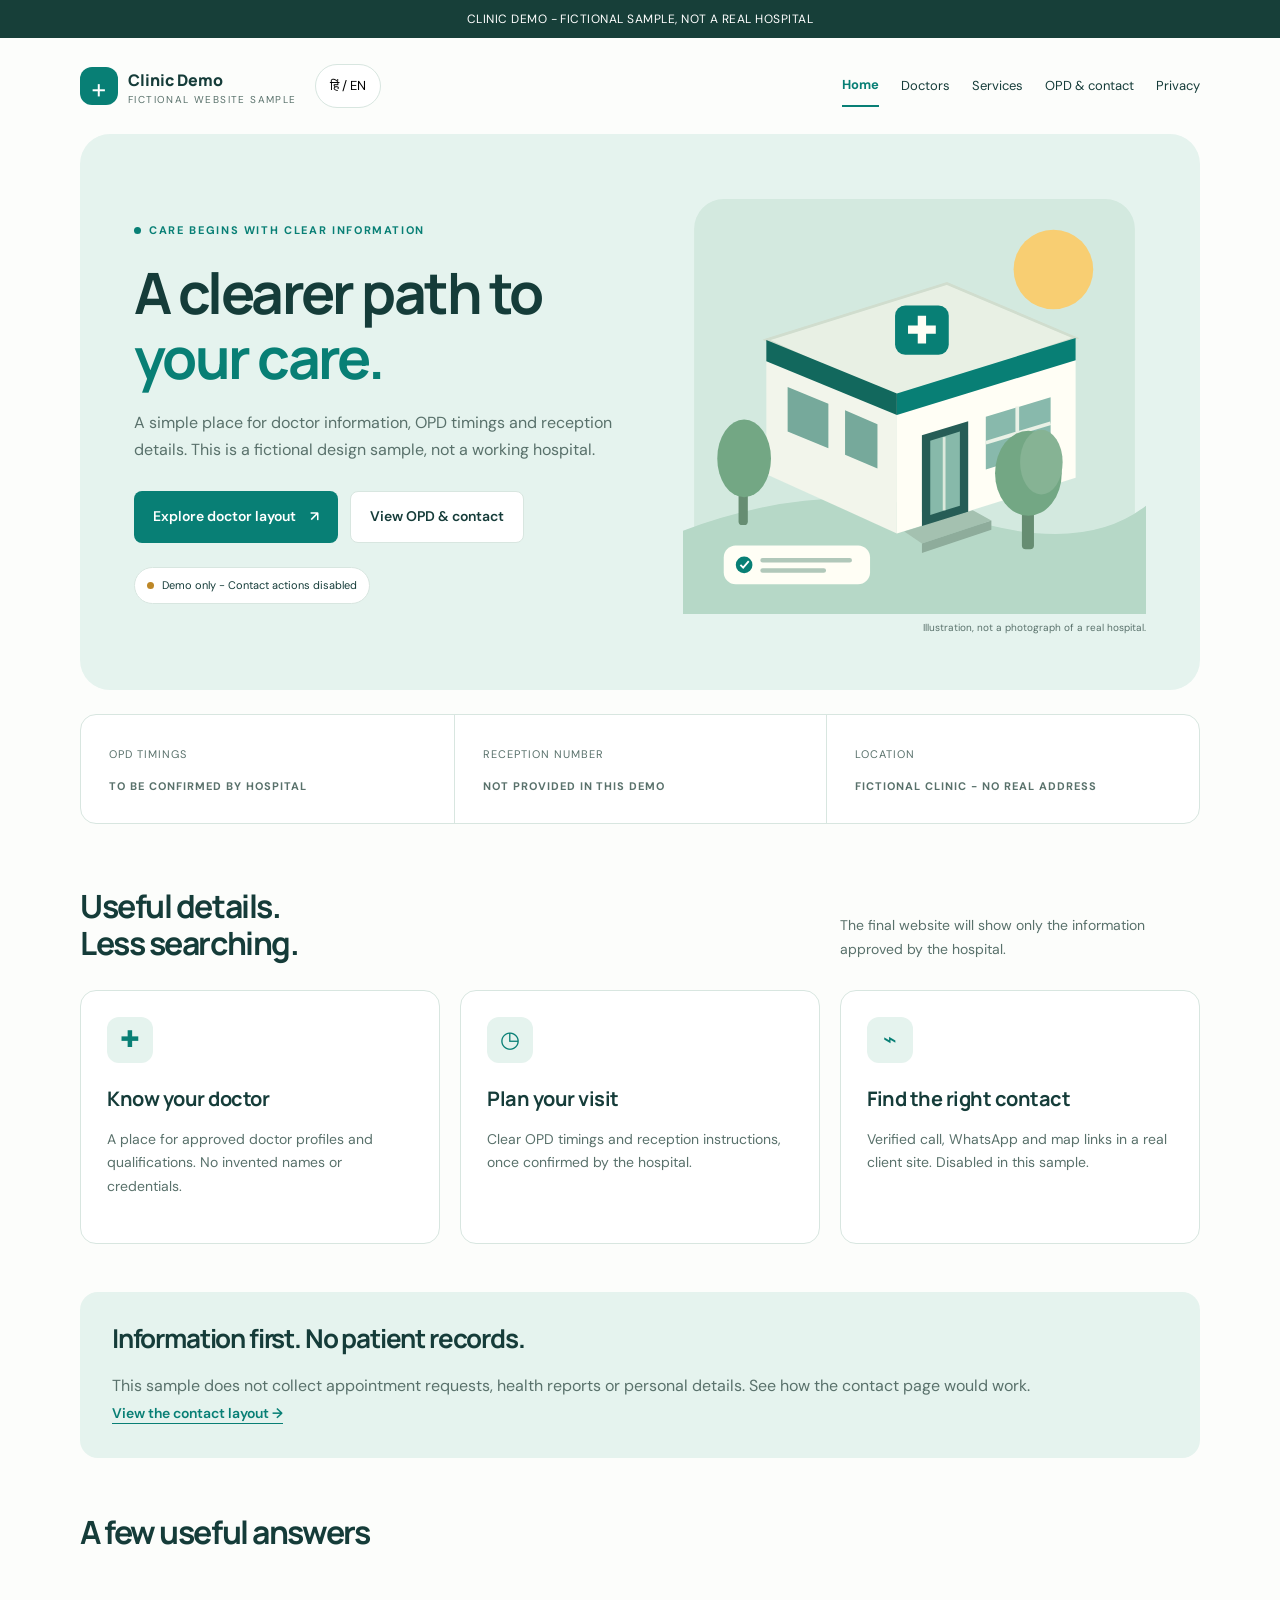
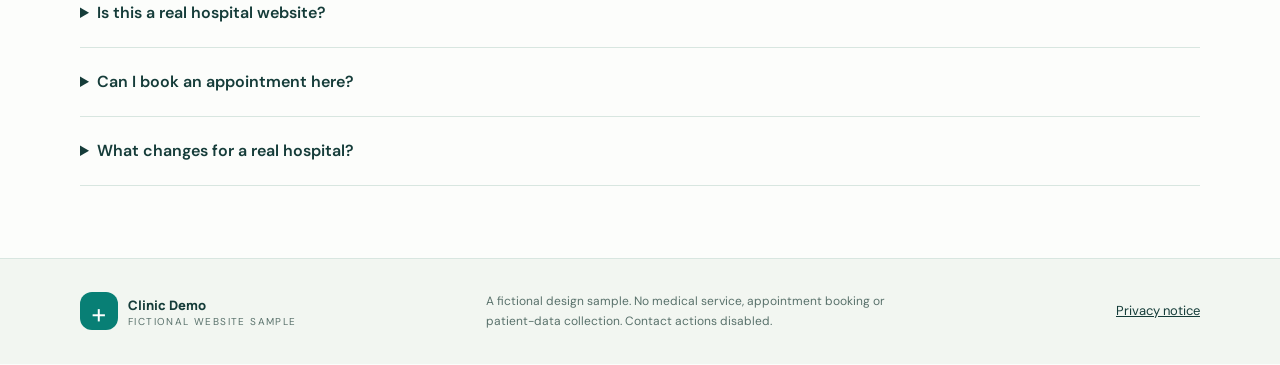
<file: index.html>
<!doctype html><html lang="en"><head><meta charset="utf-8"><meta name="viewport" content="width=device-width,initial-scale=1"><meta name="robots" content="noindex,nofollow"><meta name="description" content="Clinic Demo is a fictional hospital website design sample. Not a real hospital. No appointment booking or patient-data collection."><title>Home | Clinic Demo - Fictional sample</title><link rel="icon" href="data:image/svg+xml,%3Csvg xmlns='http://www.w3.org/2000/svg' viewBox='0 0 80 80'%3E%3Crect width='80' height='80' rx='20' fill='%23087f75'/%3E%3Cpath d='M40 20v40M20 40h40' stroke='white' stroke-width='10'/%3E%3C/svg%3E"><link rel="stylesheet" href="site.css"><script defer src="site.js"></script></head><body><a class="skip" href="#main">Skip to content</a><div class="demo-bar"><span data-en="CLINIC DEMO - FICTIONAL SAMPLE, NOT A REAL HOSPITAL" data-hi="CLINIC DEMO - FICTIONAL SAMPLE, ASLI HOSPITAL NAHI">CLINIC DEMO - FICTIONAL SAMPLE, NOT A REAL HOSPITAL</span></div><header class="wrap"><nav class="nav" aria-label="Main navigation"><a class="brand" href="index.html"><span class="brand-mark" aria-hidden="true">+</span><span>Clinic Demo<small>FICTIONAL WEBSITE SAMPLE</small></span></a><button class="lang" type="button" id="language" aria-label="Switch to Hinglish">हिं / EN</button><button class="menu" type="button" id="menu" aria-controls="navigation" aria-expanded="false"><span data-en="Menu" data-hi="Menu">Menu</span> ☰</button><div class="nav-links" id="navigation"><a href="index.html" aria-current="page"><span data-en="Home" data-hi="Home">Home</span></a><a href="doctors.html"><span data-en="Doctors" data-hi="Doctors">Doctors</span></a><a href="services.html"><span data-en="Services" data-hi="Services">Services</span></a><a href="contact.html"><span data-en="OPD & contact" data-hi="OPD aur contact">OPD & contact</span></a><a href="privacy.html"><span data-en="Privacy" data-hi="Privacy">Privacy</span></a></div></nav></header><main class="wrap" id="main"><section class="hero"><div><div class="eyebrow"><span data-en="Care begins with clear information" data-hi="Sahi jaankari se shuru hoti hai care">Care begins with clear information</span></div><h1><span data-en="A clearer path to <em>your care.</em>" data-hi="Apni care ki <em>sahi jaankari.</em>">A clearer path to <em>your care.</em></span></h1><p><span data-en="A simple place for doctor information, OPD timings and reception details. This is a fictional design sample, not a working hospital." data-hi="Doctor, OPD aur reception ki jaankari ke liye ek simple jagah. Yeh fictional design sample hai, asli hospital nahi.">A simple place for doctor information, OPD timings and reception details. This is a fictional design sample, not a working hospital.</span></p><div class="actions"><a class="btn" href="doctors.html"><span data-en="Explore doctor layout" data-hi="Doctor layout dekhein">Explore doctor layout</span> <span aria-hidden="true">↗</span></a><a class="btn secondary" href="contact.html"><span data-en="View OPD & contact" data-hi="OPD aur contact">View OPD & contact</span></a></div><div class="pill"><i></i><span data-en="Demo only - Contact actions disabled" data-hi="Sirf demo - Contact buttons band hain">Demo only - Contact actions disabled</span></div></div><div class="visual"><img width="500" height="460" src="clinic-illustration.svg" alt="Illustration of a fictional clinic building" style="display:block;width:100%;height:auto"/><div class="visual-note"><span data-en="Illustration, not a photograph of a real hospital." data-hi="Illustration hai, kisi asli hospital ki photo nahi.">Illustration, not a photograph of a real hospital.</span></div></div></section><div class="quick"><div><span><span data-en="OPD timings" data-hi="OPD ka samay">OPD timings</span></span><strong><span data-en="To be confirmed by hospital" data-hi="Hospital se confirm hona baaki">To be confirmed by hospital</span></strong></div><div><span><span data-en="Reception number" data-hi="Reception number">Reception number</span></span><strong><span data-en="Not provided in this demo" data-hi="Is demo mein nahi diya gaya">Not provided in this demo</span></strong></div><div><span><span data-en="Location" data-hi="Location">Location</span></span><strong><span data-en="Fictional clinic - No real address" data-hi="Fictional clinic - Asli address nahi">Fictional clinic - No real address</span></strong></div></div><div class="section-head"><h2><span data-en="Useful details.<br/>Less searching." data-hi="Zaroori jaankari.<br/>Ek hi jagah.">Useful details.<br/>Less searching.</span></h2><p><span data-en="The final website will show only the information approved by the hospital." data-hi="Final website par sirf hospital ki approved jaankari aayegi.">The final website will show only the information approved by the hospital.</span></p></div><div class="cards"><article class="card"><div class="icon" aria-hidden="true">✚</div><h3><span data-en="Know your doctor" data-hi="Doctor ki jaankari">Know your doctor</span></h3><p><span data-en="A place for approved doctor profiles and qualifications. No invented names or credentials." data-hi="Approved doctor profiles aur qualifications ki jagah. Koi nakli naam ya degree nahi.">A place for approved doctor profiles and qualifications. No invented names or credentials.</span></p></article><article class="card"><div class="icon" aria-hidden="true">◷</div><h3><span data-en="Plan your visit" data-hi="Visit ka samay">Plan your visit</span></h3><p><span data-en="Clear OPD timings and reception instructions, once confirmed by the hospital." data-hi="Hospital se confirm hone ke baad clear OPD timings aur reception instructions.">Clear OPD timings and reception instructions, once confirmed by the hospital.</span></p></article><article class="card"><div class="icon" aria-hidden="true">⌁</div><h3><span data-en="Find the right contact" data-hi="Sahi contact">Find the right contact</span></h3><p><span data-en="Verified call, WhatsApp and map links in a real client site. Disabled in this sample." data-hi="Real client site mein verified call, WhatsApp aur map links. Is sample mein band hain.">Verified call, WhatsApp and map links in a real client site. Disabled in this sample.</span></p></article></div><div class="callout"><h2><span data-en="Information first. No patient records." data-hi="Jaankari pehle. Patient records nahi.">Information first. No patient records.</span></h2><p><span data-en="This sample does not collect appointment requests, health reports or personal details. See how the contact page would work." data-hi="Yeh sample appointment requests, health reports ya personal details collect nahi karta. Contact page ka layout dekhein.">This sample does not collect appointment requests, health reports or personal details. See how the contact page would work.</span></p><a class="text-link" href="contact.html"><span data-en="View the contact layout →" data-hi="Contact layout dekhein →">View the contact layout →</span></a></div><div class="section-head"><h2><span data-en="A few useful answers" data-hi="Kuch zaroori sawaal">A few useful answers</span></h2></div><div class="faq"><details><summary><span data-en="Is this a real hospital website?" data-hi="Kya yeh asli hospital ki website hai?">Is this a real hospital website?</span></summary><p><span data-en="No. Clinic Demo is a fictional sample made to show a website layout. It does not represent a real clinic or offer medical services." data-hi="Nahi. Clinic Demo sirf website layout dikhane ke liye fictional sample hai. Yeh kisi real clinic ki taraf se medical service nahi deta.">No. Clinic Demo is a fictional sample made to show a website layout. It does not represent a real clinic or offer medical services.</span></p></details><details><summary><span data-en="Can I book an appointment here?" data-hi="Kya yahan appointment book ho sakti hai?">Can I book an appointment here?</span></summary><p><span data-en="No. There is no booking system or data-collection form. All contact actions are disabled." data-hi="Nahi. Koi booking system ya data form nahi hai. Saare contact actions band hain.">No. There is no booking system or data-collection form. All contact actions are disabled.</span></p></details><details><summary><span data-en="What changes for a real hospital?" data-hi="Real hospital ke liye kya badlega?">What changes for a real hospital?</span></summary><p><span data-en="Only approved facts, licensed photos, confirmed timings and verified contact details will be added, with the hospital&#39;s permission." data-hi="Hospital ki permission se sirf approved facts, allowed photos, confirmed timings aur verified contacts add honge.">Only approved facts, licensed photos, confirmed timings and verified contact details will be added, with the hospital&#39;s permission.</span></p></details></div></main><footer class="footer"><div class="wrap footer-inner"><a class="brand" href="index.html"><span class="brand-mark" aria-hidden="true">+</span><span>Clinic Demo<small>FICTIONAL WEBSITE SAMPLE</small></span></a><p><span data-en="A fictional design sample. No medical service, appointment booking or patient-data collection. Contact actions disabled." data-hi="Fictional design sample. Medical service, appointment booking ya patient-data collection nahi. Contact actions band hain.">A fictional design sample. No medical service, appointment booking or patient-data collection. Contact actions disabled.</span></p><a href="privacy.html"><span data-en="Privacy notice" data-hi="Privacy notice">Privacy notice</span></a></div></footer><div class="lang-status" role="status" aria-live="polite" id="lang-status"></div></body></html>
</file>
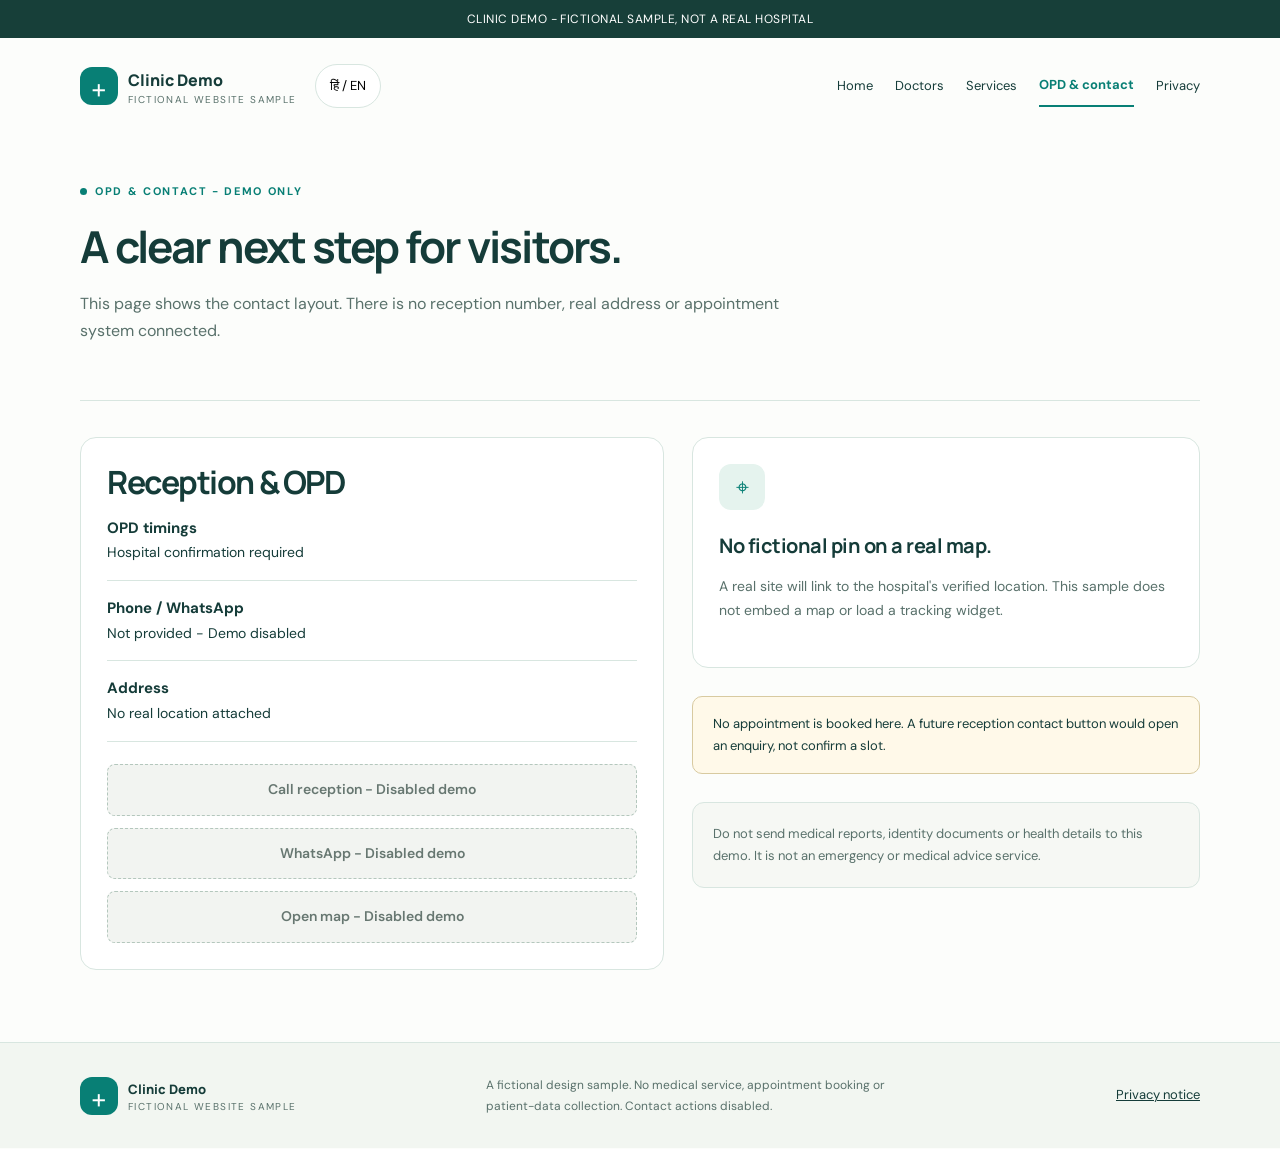
<file: contact.html>
<!doctype html><html lang="en"><head><meta charset="utf-8"><meta name="viewport" content="width=device-width,initial-scale=1"><meta name="robots" content="noindex,nofollow"><meta name="description" content="Clinic Demo is a fictional hospital website design sample. Not a real hospital. No appointment booking or patient-data collection."><title>OPD & contact | Clinic Demo - Fictional sample</title><link rel="icon" href="data:image/svg+xml,%3Csvg xmlns='http://www.w3.org/2000/svg' viewBox='0 0 80 80'%3E%3Crect width='80' height='80' rx='20' fill='%23087f75'/%3E%3Cpath d='M40 20v40M20 40h40' stroke='white' stroke-width='10'/%3E%3C/svg%3E"><link rel="stylesheet" href="site.css"><script defer src="site.js"></script></head><body><a class="skip" href="#main">Skip to content</a><div class="demo-bar"><span data-en="CLINIC DEMO - FICTIONAL SAMPLE, NOT A REAL HOSPITAL" data-hi="CLINIC DEMO - FICTIONAL SAMPLE, ASLI HOSPITAL NAHI">CLINIC DEMO - FICTIONAL SAMPLE, NOT A REAL HOSPITAL</span></div><header class="wrap"><nav class="nav" aria-label="Main navigation"><a class="brand" href="index.html"><span class="brand-mark" aria-hidden="true">+</span><span>Clinic Demo<small>FICTIONAL WEBSITE SAMPLE</small></span></a><button class="lang" type="button" id="language" aria-label="Switch to Hinglish">हिं / EN</button><button class="menu" type="button" id="menu" aria-controls="navigation" aria-expanded="false"><span data-en="Menu" data-hi="Menu">Menu</span> ☰</button><div class="nav-links" id="navigation"><a href="index.html"><span data-en="Home" data-hi="Home">Home</span></a><a href="doctors.html"><span data-en="Doctors" data-hi="Doctors">Doctors</span></a><a href="services.html"><span data-en="Services" data-hi="Services">Services</span></a><a href="contact.html" aria-current="page"><span data-en="OPD & contact" data-hi="OPD aur contact">OPD & contact</span></a><a href="privacy.html"><span data-en="Privacy" data-hi="Privacy">Privacy</span></a></div></nav></header><main class="wrap" id="main"><div class="page-head"><div class="eyebrow"><span data-en="OPD & contact - demo only" data-hi="OPD aur contact - sirf demo">OPD & contact - demo only</span></div><h1><span data-en="A clear next step for visitors." data-hi="Visitors ke liye clear next step.">A clear next step for visitors.</span></h1><p><span data-en="This page shows the contact layout. There is no reception number, real address or appointment system connected." data-hi="Yeh contact layout dikhata hai. Koi reception number, asli address ya appointment system connected nahi.">This page shows the contact layout. There is no reception number, real address or appointment system connected.</span></p></div><div class="two-col"><section class="card"><h2><span data-en="Reception & OPD" data-hi="Reception aur OPD">Reception & OPD</span></h2><ul class="list"><li><b><span data-en="OPD timings" data-hi="OPD ka samay">OPD timings</span></b><span data-en="Hospital confirmation required" data-hi="Hospital confirmation zaroori">Hospital confirmation required</span></li><li><b><span data-en="Phone / WhatsApp" data-hi="Phone / WhatsApp">Phone / WhatsApp</span></b><span data-en="Not provided - Demo disabled" data-hi="Nahi diya gaya - Demo band">Not provided - Demo disabled</span></li><li><b><span data-en="Address" data-hi="Address">Address</span></b><span data-en="No real location attached" data-hi="Koi asli location nahi jodi gayi">No real location attached</span></li></ul><div class="contact-buttons"><button class="btn disabled" disabled><span data-en="Call reception - Disabled demo" data-hi="Reception call - Demo band">Call reception - Disabled demo</span></button><button class="btn disabled" disabled><span data-en="WhatsApp - Disabled demo" data-hi="WhatsApp - Demo band">WhatsApp - Disabled demo</span></button><button class="btn disabled" disabled><span data-en="Open map - Disabled demo" data-hi="Map kholein - Demo band">Open map - Disabled demo</span></button></div></section><div><div class="card"><div class="icon" aria-hidden="true">⌖</div><h3><span data-en="No fictional pin on a real map." data-hi="Asli map par nakli pin nahi.">No fictional pin on a real map.</span></h3><p><span data-en="A real site will link to the hospital&#39;s verified location. This sample does not embed a map or load a tracking widget." data-hi="Real site hospital ki verified location se link hogi. Is sample mein map embed ya tracking widget nahi hai.">A real site will link to the hospital&#39;s verified location. This sample does not embed a map or load a tracking widget.</span></p></div><div class="live-status"><span data-en="No appointment is booked here. A future reception contact button would open an enquiry, not confirm a slot." data-hi="Yahan koi appointment book nahi hoti. Future reception button sirf enquiry kholega, slot confirm nahi karega.">No appointment is booked here. A future reception contact button would open an enquiry, not confirm a slot.</span></div><div class="quiet"><span data-en="Do not send medical reports, identity documents or health details to this demo. It is not an emergency or medical advice service." data-hi="Is demo par medical reports, identity documents ya health details na bhejein. Yeh emergency ya medical-advice service nahi hai.">Do not send medical reports, identity documents or health details to this demo. It is not an emergency or medical advice service.</span></div></div></div></main><footer class="footer"><div class="wrap footer-inner"><a class="brand" href="index.html"><span class="brand-mark" aria-hidden="true">+</span><span>Clinic Demo<small>FICTIONAL WEBSITE SAMPLE</small></span></a><p><span data-en="A fictional design sample. No medical service, appointment booking or patient-data collection. Contact actions disabled." data-hi="Fictional design sample. Medical service, appointment booking ya patient-data collection nahi. Contact actions band hain.">A fictional design sample. No medical service, appointment booking or patient-data collection. Contact actions disabled.</span></p><a href="privacy.html"><span data-en="Privacy notice" data-hi="Privacy notice">Privacy notice</span></a></div></footer><div class="lang-status" role="status" aria-live="polite" id="lang-status"></div></body></html>
</file>
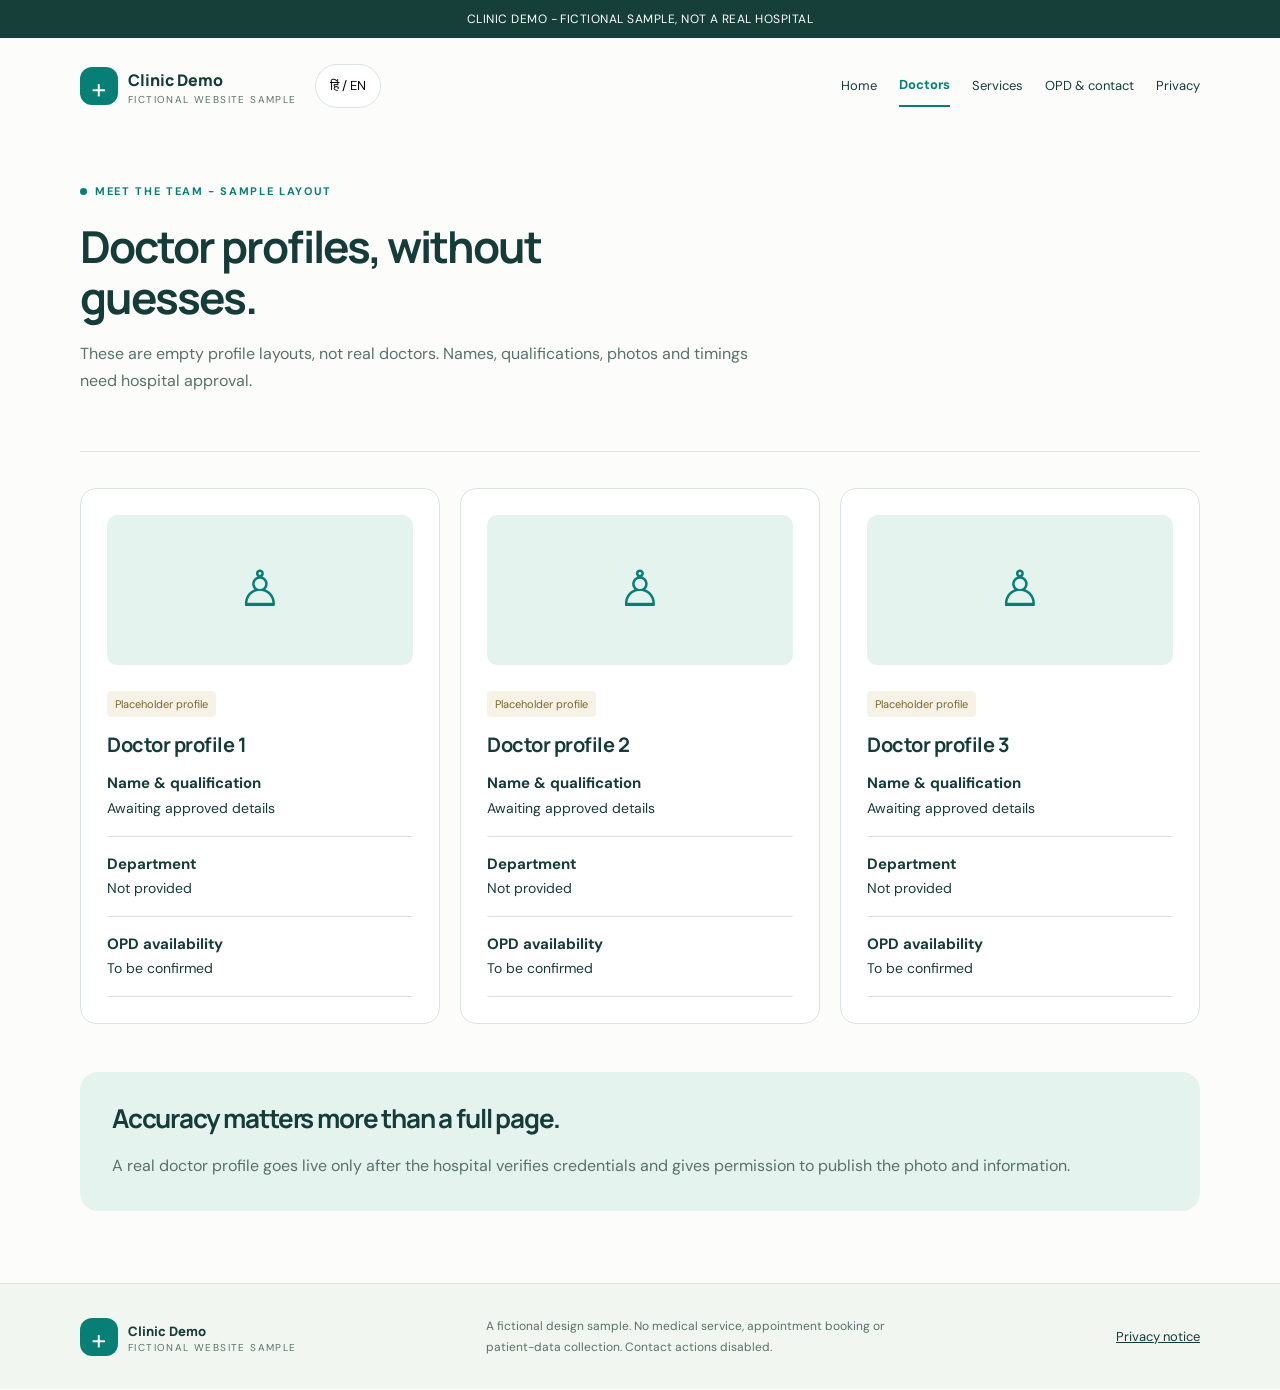
<file: doctors.html>
<!doctype html><html lang="en"><head><meta charset="utf-8"><meta name="viewport" content="width=device-width,initial-scale=1"><meta name="robots" content="noindex,nofollow"><meta name="description" content="Clinic Demo is a fictional hospital website design sample. Not a real hospital. No appointment booking or patient-data collection."><title>Doctors | Clinic Demo - Fictional sample</title><link rel="icon" href="data:image/svg+xml,%3Csvg xmlns='http://www.w3.org/2000/svg' viewBox='0 0 80 80'%3E%3Crect width='80' height='80' rx='20' fill='%23087f75'/%3E%3Cpath d='M40 20v40M20 40h40' stroke='white' stroke-width='10'/%3E%3C/svg%3E"><link rel="stylesheet" href="site.css"><script defer src="site.js"></script></head><body><a class="skip" href="#main">Skip to content</a><div class="demo-bar"><span data-en="CLINIC DEMO - FICTIONAL SAMPLE, NOT A REAL HOSPITAL" data-hi="CLINIC DEMO - FICTIONAL SAMPLE, ASLI HOSPITAL NAHI">CLINIC DEMO - FICTIONAL SAMPLE, NOT A REAL HOSPITAL</span></div><header class="wrap"><nav class="nav" aria-label="Main navigation"><a class="brand" href="index.html"><span class="brand-mark" aria-hidden="true">+</span><span>Clinic Demo<small>FICTIONAL WEBSITE SAMPLE</small></span></a><button class="lang" type="button" id="language" aria-label="Switch to Hinglish">हिं / EN</button><button class="menu" type="button" id="menu" aria-controls="navigation" aria-expanded="false"><span data-en="Menu" data-hi="Menu">Menu</span> ☰</button><div class="nav-links" id="navigation"><a href="index.html"><span data-en="Home" data-hi="Home">Home</span></a><a href="doctors.html" aria-current="page"><span data-en="Doctors" data-hi="Doctors">Doctors</span></a><a href="services.html"><span data-en="Services" data-hi="Services">Services</span></a><a href="contact.html"><span data-en="OPD & contact" data-hi="OPD aur contact">OPD & contact</span></a><a href="privacy.html"><span data-en="Privacy" data-hi="Privacy">Privacy</span></a></div></nav></header><main class="wrap" id="main"><div class="page-head"><div class="eyebrow"><span data-en="Meet the team - sample layout" data-hi="Team - sample layout">Meet the team - sample layout</span></div><h1><span data-en="Doctor profiles, without guesses." data-hi="Doctor profiles, bina andaze ke.">Doctor profiles, without guesses.</span></h1><p><span data-en="These are empty profile layouts, not real doctors. Names, qualifications, photos and timings need hospital approval." data-hi="Yeh khaali profile layouts hain, asli doctors nahi. Naam, degree, photo aur timings hospital approve karega.">These are empty profile layouts, not real doctors. Names, qualifications, photos and timings need hospital approval.</span></p></div><div class="cards"><article class="card"><div class="placeholder" aria-hidden="true">♙</div><span class="tag"><span data-en="Placeholder profile" data-hi="Placeholder profile">Placeholder profile</span></span><h3><span data-en="Doctor profile 1" data-hi="Doctor profile 1">Doctor profile 1</span></h3><ul class="list"><li><b><span data-en="Name & qualification" data-hi="Naam aur qualification">Name & qualification</span></b><span data-en="Awaiting approved details" data-hi="Approved details ka intezaar">Awaiting approved details</span></li><li><b><span data-en="Department" data-hi="Department">Department</span></b><span data-en="Not provided" data-hi="Nahi diya gaya">Not provided</span></li><li><b><span data-en="OPD availability" data-hi="OPD availability">OPD availability</span></b><span data-en="To be confirmed" data-hi="Confirm hona baaki">To be confirmed</span></li></ul></article><article class="card"><div class="placeholder" aria-hidden="true">♙</div><span class="tag"><span data-en="Placeholder profile" data-hi="Placeholder profile">Placeholder profile</span></span><h3><span data-en="Doctor profile 2" data-hi="Doctor profile 2">Doctor profile 2</span></h3><ul class="list"><li><b><span data-en="Name & qualification" data-hi="Naam aur qualification">Name & qualification</span></b><span data-en="Awaiting approved details" data-hi="Approved details ka intezaar">Awaiting approved details</span></li><li><b><span data-en="Department" data-hi="Department">Department</span></b><span data-en="Not provided" data-hi="Nahi diya gaya">Not provided</span></li><li><b><span data-en="OPD availability" data-hi="OPD availability">OPD availability</span></b><span data-en="To be confirmed" data-hi="Confirm hona baaki">To be confirmed</span></li></ul></article><article class="card"><div class="placeholder" aria-hidden="true">♙</div><span class="tag"><span data-en="Placeholder profile" data-hi="Placeholder profile">Placeholder profile</span></span><h3><span data-en="Doctor profile 3" data-hi="Doctor profile 3">Doctor profile 3</span></h3><ul class="list"><li><b><span data-en="Name & qualification" data-hi="Naam aur qualification">Name & qualification</span></b><span data-en="Awaiting approved details" data-hi="Approved details ka intezaar">Awaiting approved details</span></li><li><b><span data-en="Department" data-hi="Department">Department</span></b><span data-en="Not provided" data-hi="Nahi diya gaya">Not provided</span></li><li><b><span data-en="OPD availability" data-hi="OPD availability">OPD availability</span></b><span data-en="To be confirmed" data-hi="Confirm hona baaki">To be confirmed</span></li></ul></article></div><div class="callout"><h2><span data-en="Accuracy matters more than a full page." data-hi="Bhara hua page nahi, sahi jaankari zaroori hai.">Accuracy matters more than a full page.</span></h2><p><span data-en="A real doctor profile goes live only after the hospital verifies credentials and gives permission to publish the photo and information." data-hi="Real doctor profile tabhi live hogi jab hospital credentials verify kare aur photo/jaankari publish karne ki permission de.">A real doctor profile goes live only after the hospital verifies credentials and gives permission to publish the photo and information.</span></p></div></main><footer class="footer"><div class="wrap footer-inner"><a class="brand" href="index.html"><span class="brand-mark" aria-hidden="true">+</span><span>Clinic Demo<small>FICTIONAL WEBSITE SAMPLE</small></span></a><p><span data-en="A fictional design sample. No medical service, appointment booking or patient-data collection. Contact actions disabled." data-hi="Fictional design sample. Medical service, appointment booking ya patient-data collection nahi. Contact actions band hain.">A fictional design sample. No medical service, appointment booking or patient-data collection. Contact actions disabled.</span></p><a href="privacy.html"><span data-en="Privacy notice" data-hi="Privacy notice">Privacy notice</span></a></div></footer><div class="lang-status" role="status" aria-live="polite" id="lang-status"></div></body></html>
</file>
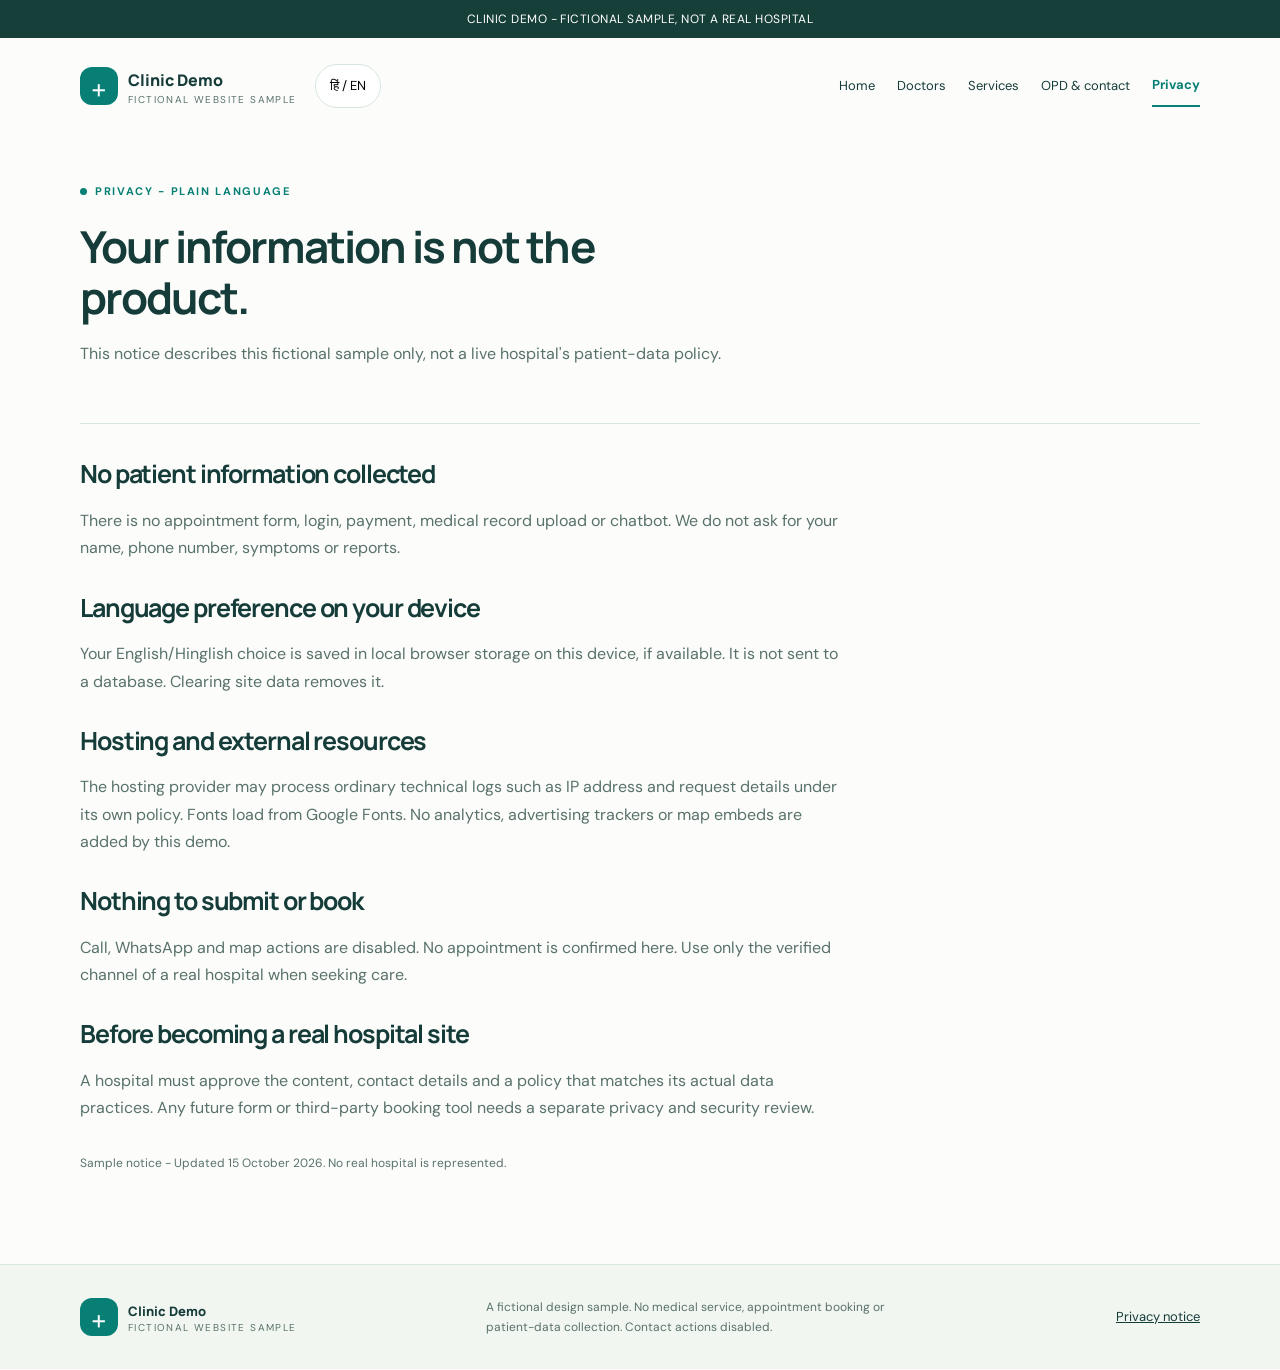
<file: privacy.html>
<!doctype html><html lang="en"><head><meta charset="utf-8"><meta name="viewport" content="width=device-width,initial-scale=1"><meta name="robots" content="noindex,nofollow"><meta name="description" content="Clinic Demo is a fictional hospital website design sample. Not a real hospital. No appointment booking or patient-data collection."><title>Privacy | Clinic Demo - Fictional sample</title><link rel="icon" href="data:image/svg+xml,%3Csvg xmlns='http://www.w3.org/2000/svg' viewBox='0 0 80 80'%3E%3Crect width='80' height='80' rx='20' fill='%23087f75'/%3E%3Cpath d='M40 20v40M20 40h40' stroke='white' stroke-width='10'/%3E%3C/svg%3E"><link rel="stylesheet" href="site.css"><script defer src="site.js"></script></head><body><a class="skip" href="#main">Skip to content</a><div class="demo-bar"><span data-en="CLINIC DEMO - FICTIONAL SAMPLE, NOT A REAL HOSPITAL" data-hi="CLINIC DEMO - FICTIONAL SAMPLE, ASLI HOSPITAL NAHI">CLINIC DEMO - FICTIONAL SAMPLE, NOT A REAL HOSPITAL</span></div><header class="wrap"><nav class="nav" aria-label="Main navigation"><a class="brand" href="index.html"><span class="brand-mark" aria-hidden="true">+</span><span>Clinic Demo<small>FICTIONAL WEBSITE SAMPLE</small></span></a><button class="lang" type="button" id="language" aria-label="Switch to Hinglish">हिं / EN</button><button class="menu" type="button" id="menu" aria-controls="navigation" aria-expanded="false"><span data-en="Menu" data-hi="Menu">Menu</span> ☰</button><div class="nav-links" id="navigation"><a href="index.html"><span data-en="Home" data-hi="Home">Home</span></a><a href="doctors.html"><span data-en="Doctors" data-hi="Doctors">Doctors</span></a><a href="services.html"><span data-en="Services" data-hi="Services">Services</span></a><a href="contact.html"><span data-en="OPD & contact" data-hi="OPD aur contact">OPD & contact</span></a><a href="privacy.html" aria-current="page"><span data-en="Privacy" data-hi="Privacy">Privacy</span></a></div></nav></header><main class="wrap" id="main"><div class="page-head"><div class="eyebrow"><span data-en="Privacy - plain language" data-hi="Privacy - simple bhasha">Privacy - plain language</span></div><h1><span data-en="Your information is not the product." data-hi="Tumhari jaankari koi product nahi.">Your information is not the product.</span></h1><p><span data-en="This notice describes this fictional sample only, not a live hospital&#39;s patient-data policy." data-hi="Yeh notice sirf is fictional sample ke liye hai, real hospital ki patient-data policy nahi.">This notice describes this fictional sample only, not a live hospital&#39;s patient-data policy.</span></p></div><div class="privacy"><section><h2><span data-en="No patient information collected" data-hi="Patient information collect nahi hoti">No patient information collected</span></h2><p><span data-en="There is no appointment form, login, payment, medical record upload or chatbot. We do not ask for your name, phone number, symptoms or reports." data-hi="Koi appointment form, login, payment, report upload ya chatbot nahi. Naam, phone, symptoms ya reports nahi maange jaate.">There is no appointment form, login, payment, medical record upload or chatbot. We do not ask for your name, phone number, symptoms or reports.</span></p></section><section><h2><span data-en="Language preference on your device" data-hi="Language preference tumhare device par">Language preference on your device</span></h2><p><span data-en="Your English/Hinglish choice is saved in local browser storage on this device, if available. It is not sent to a database. Clearing site data removes it." data-hi="English/Hinglish choice device ke local browser storage mein save hoti hai, agar available ho. Database mein nahi bheji jaati. Site data clear karne se hat jaati hai.">Your English/Hinglish choice is saved in local browser storage on this device, if available. It is not sent to a database. Clearing site data removes it.</span></p></section><section><h2><span data-en="Hosting and external resources" data-hi="Hosting aur external resources">Hosting and external resources</span></h2><p><span data-en="The hosting provider may process ordinary technical logs such as IP address and request details under its own policy. Fonts load from Google Fonts. No analytics, advertising trackers or map embeds are added by this demo." data-hi="Hosting provider apni policy ke hisaab se IP address aur request jaise technical logs process kar sakta hai. Fonts Google Fonts se load hote hain. Is demo mein analytics, ads tracking ya map embed nahi joda gaya.">The hosting provider may process ordinary technical logs such as IP address and request details under its own policy. Fonts load from Google Fonts. No analytics, advertising trackers or map embeds are added by this demo.</span></p></section><section><h2><span data-en="Nothing to submit or book" data-hi="Kuch submit ya book nahi hota">Nothing to submit or book</span></h2><p><span data-en="Call, WhatsApp and map actions are disabled. No appointment is confirmed here. Use only the verified channel of a real hospital when seeking care." data-hi="Call, WhatsApp aur map band hain. Yahan appointment confirm nahi hoti. Care ke liye real hospital ka verified channel use karo.">Call, WhatsApp and map actions are disabled. No appointment is confirmed here. Use only the verified channel of a real hospital when seeking care.</span></p></section><section><h2><span data-en="Before becoming a real hospital site" data-hi="Real hospital site banne se pehle">Before becoming a real hospital site</span></h2><p><span data-en="A hospital must approve the content, contact details and a policy that matches its actual data practices. Any future form or third-party booking tool needs a separate privacy and security review." data-hi="Hospital ko content, contacts aur actual data practice wali policy approve karni hogi. Future form ya booking tool ke liye alag privacy/security review zaroori hai.">A hospital must approve the content, contact details and a policy that matches its actual data practices. Any future form or third-party booking tool needs a separate privacy and security review.</span></p></section><p class="fine"><span data-en="Sample notice - Updated 15 October 2026. No real hospital is represented." data-hi="Sample notice - 15 October 2026 update. Kisi real hospital ko represent nahi karta.">Sample notice - Updated 15 October 2026. No real hospital is represented.</span></p></div></main><footer class="footer"><div class="wrap footer-inner"><a class="brand" href="index.html"><span class="brand-mark" aria-hidden="true">+</span><span>Clinic Demo<small>FICTIONAL WEBSITE SAMPLE</small></span></a><p><span data-en="A fictional design sample. No medical service, appointment booking or patient-data collection. Contact actions disabled." data-hi="Fictional design sample. Medical service, appointment booking ya patient-data collection nahi. Contact actions band hain.">A fictional design sample. No medical service, appointment booking or patient-data collection. Contact actions disabled.</span></p><a href="privacy.html"><span data-en="Privacy notice" data-hi="Privacy notice">Privacy notice</span></a></div></footer><div class="lang-status" role="status" aria-live="polite" id="lang-status"></div></body></html>
</file>
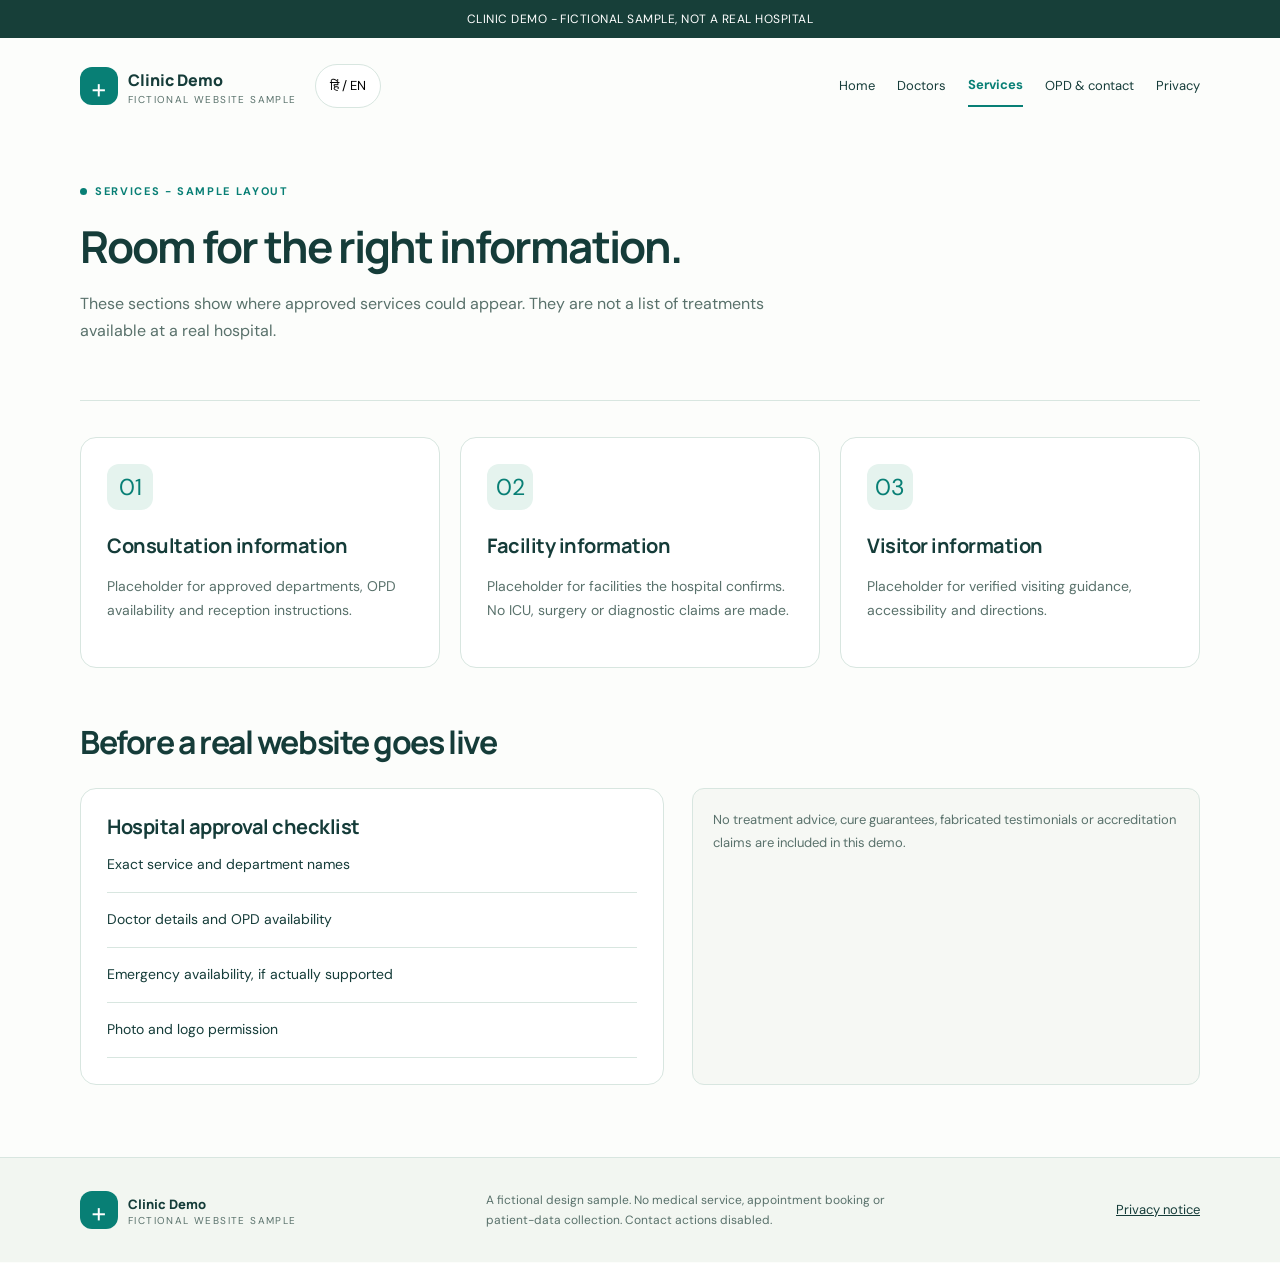
<file: services.html>
<!doctype html><html lang="en"><head><meta charset="utf-8"><meta name="viewport" content="width=device-width,initial-scale=1"><meta name="robots" content="noindex,nofollow"><meta name="description" content="Clinic Demo is a fictional hospital website design sample. Not a real hospital. No appointment booking or patient-data collection."><title>Services | Clinic Demo - Fictional sample</title><link rel="icon" href="data:image/svg+xml,%3Csvg xmlns='http://www.w3.org/2000/svg' viewBox='0 0 80 80'%3E%3Crect width='80' height='80' rx='20' fill='%23087f75'/%3E%3Cpath d='M40 20v40M20 40h40' stroke='white' stroke-width='10'/%3E%3C/svg%3E"><link rel="stylesheet" href="site.css"><script defer src="site.js"></script></head><body><a class="skip" href="#main">Skip to content</a><div class="demo-bar"><span data-en="CLINIC DEMO - FICTIONAL SAMPLE, NOT A REAL HOSPITAL" data-hi="CLINIC DEMO - FICTIONAL SAMPLE, ASLI HOSPITAL NAHI">CLINIC DEMO - FICTIONAL SAMPLE, NOT A REAL HOSPITAL</span></div><header class="wrap"><nav class="nav" aria-label="Main navigation"><a class="brand" href="index.html"><span class="brand-mark" aria-hidden="true">+</span><span>Clinic Demo<small>FICTIONAL WEBSITE SAMPLE</small></span></a><button class="lang" type="button" id="language" aria-label="Switch to Hinglish">हिं / EN</button><button class="menu" type="button" id="menu" aria-controls="navigation" aria-expanded="false"><span data-en="Menu" data-hi="Menu">Menu</span> ☰</button><div class="nav-links" id="navigation"><a href="index.html"><span data-en="Home" data-hi="Home">Home</span></a><a href="doctors.html"><span data-en="Doctors" data-hi="Doctors">Doctors</span></a><a href="services.html" aria-current="page"><span data-en="Services" data-hi="Services">Services</span></a><a href="contact.html"><span data-en="OPD & contact" data-hi="OPD aur contact">OPD & contact</span></a><a href="privacy.html"><span data-en="Privacy" data-hi="Privacy">Privacy</span></a></div></nav></header><main class="wrap" id="main"><div class="page-head"><div class="eyebrow"><span data-en="Services - sample layout" data-hi="Services - sample layout">Services - sample layout</span></div><h1><span data-en="Room for the right information." data-hi="Sahi jaankari ke liye jagah.">Room for the right information.</span></h1><p><span data-en="These sections show where approved services could appear. They are not a list of treatments available at a real hospital." data-hi="Yeh sections approved services ki jagah dikhate hain. Yeh kisi real hospital mein available treatment ki list nahi hai.">These sections show where approved services could appear. They are not a list of treatments available at a real hospital.</span></p></div><div class="cards"><article class="card"><div class="icon" aria-hidden="true">01</div><h3><span data-en="Consultation information" data-hi="Consultation ki jaankari">Consultation information</span></h3><p><span data-en="Placeholder for approved departments, OPD availability and reception instructions." data-hi="Approved departments, OPD availability aur reception instructions ka placeholder.">Placeholder for approved departments, OPD availability and reception instructions.</span></p></article><article class="card"><div class="icon" aria-hidden="true">02</div><h3><span data-en="Facility information" data-hi="Facilities ki jaankari">Facility information</span></h3><p><span data-en="Placeholder for facilities the hospital confirms. No ICU, surgery or diagnostic claims are made." data-hi="Hospital ki confirmed facilities ka placeholder. ICU, surgery ya diagnostics ka koi daava nahi.">Placeholder for facilities the hospital confirms. No ICU, surgery or diagnostic claims are made.</span></p></article><article class="card"><div class="icon" aria-hidden="true">03</div><h3><span data-en="Visitor information" data-hi="Visitors ki jaankari">Visitor information</span></h3><p><span data-en="Placeholder for verified visiting guidance, accessibility and directions." data-hi="Verified visiting guidance, accessibility aur directions ka placeholder.">Placeholder for verified visiting guidance, accessibility and directions.</span></p></article></div><div class="section-head"><h2><span data-en="Before a real website goes live" data-hi="Real website live hone se pehle">Before a real website goes live</span></h2></div><div class="two-col"><div class="card"><h3><span data-en="Hospital approval checklist" data-hi="Hospital approval checklist">Hospital approval checklist</span></h3><ul class="list"><li><span data-en="Exact service and department names" data-hi="Exact service aur department ke naam">Exact service and department names</span></li><li><span data-en="Doctor details and OPD availability" data-hi="Doctor details aur OPD availability">Doctor details and OPD availability</span></li><li><span data-en="Emergency availability, if actually supported" data-hi="Emergency availability, agar sach mein supported ho">Emergency availability, if actually supported</span></li><li><span data-en="Photo and logo permission" data-hi="Photo aur logo ki permission">Photo and logo permission</span></li></ul></div><div class="quiet"><span data-en="No treatment advice, cure guarantees, fabricated testimonials or accreditation claims are included in this demo." data-hi="Is demo mein treatment advice, cure guarantee, nakli patient reviews ya accreditation ke daave nahi hain.">No treatment advice, cure guarantees, fabricated testimonials or accreditation claims are included in this demo.</span></div></div></main><footer class="footer"><div class="wrap footer-inner"><a class="brand" href="index.html"><span class="brand-mark" aria-hidden="true">+</span><span>Clinic Demo<small>FICTIONAL WEBSITE SAMPLE</small></span></a><p><span data-en="A fictional design sample. No medical service, appointment booking or patient-data collection. Contact actions disabled." data-hi="Fictional design sample. Medical service, appointment booking ya patient-data collection nahi. Contact actions band hain.">A fictional design sample. No medical service, appointment booking or patient-data collection. Contact actions disabled.</span></p><a href="privacy.html"><span data-en="Privacy notice" data-hi="Privacy notice">Privacy notice</span></a></div></footer><div class="lang-status" role="status" aria-live="polite" id="lang-status"></div></body></html>
</file>
<file: site.css>
@import url('https://fonts.googleapis.com/css2?family=DM+Sans:wght@400;500;600;700&family=Manrope:wght@400;500;600;700;800&display=swap');
:root{--ink:#153c39;--teal:#087f75;--muted:#59716b;--mint:#e5f3ee;--line:#d8e6e0;--paper:#fcfdfb;--gold:#f8ce72}*{box-sizing:border-box}body{margin:0;background:var(--paper);color:var(--ink);font:16px/1.7 'DM Sans',system-ui,sans-serif}a{color:inherit}button{font:inherit}button,a{-webkit-tap-highlight-color:transparent}a:focus-visible,button:focus-visible{outline:3px solid #d39f37;outline-offset:5px}.skip{position:absolute;left:12px;top:-80px;background:white;padding:10px;z-index:10}.skip:focus{top:10px}.demo-bar{background:#173f39;color:#fff;text-align:center;font-size:12px;padding:9px 18px;letter-spacing:.04em}.wrap{width:min(1120px,calc(100% - 40px));margin:auto}.nav{display:flex;align-items:center;gap:18px;min-height:96px}.brand{display:flex;align-items:center;gap:10px;text-decoration:none;font-weight:800;font-family:Manrope,sans-serif;white-space:nowrap}.brand-mark{background:var(--teal);color:white;width:38px;height:38px;display:grid;place-items:center;border-radius:12px;font-size:27px;font-weight:500}.brand small{display:block;color:var(--muted);font:10px/1.2 'DM Sans',sans-serif;letter-spacing:.14em}.nav-links{margin-left:auto;display:flex;align-items:center;gap:22px;font-size:13px}.nav-links a{text-decoration:none;padding:9px 0}.nav-links a[aria-current=page]{color:var(--teal);border-bottom:2px solid var(--teal);font-weight:700}.lang{border:1px solid var(--line);border-radius:50px;background:white;padding:8px 14px;font-size:13px;min-height:44px}.menu{display:none;background:none;border:1px solid var(--line);padding:8px 12px;border-radius:8px;min-height:44px}main{padding-bottom:72px}.hero{background:var(--mint);border-radius:30px;padding:54px;display:grid;grid-template-columns:1.1fr 1fr;gap:40px;align-items:center;overflow:hidden}.eyebrow{font-size:11px;font-weight:700;letter-spacing:.15em;text-transform:uppercase;display:flex;gap:8px;align-items:center;color:var(--teal);margin:0 0 20px}.eyebrow:before{content:'';height:7px;width:7px;background:var(--teal);border-radius:50%}h1,h2,h3{font-family:Manrope,system-ui,sans-serif;line-height:1.15;letter-spacing:-.045em;margin:0;font-weight:700}h1{font-size:clamp(34px,4.6vw,57px);max-width:640px}h1 em{font-style:normal;color:var(--teal)}h2{font-size:32px}h3{font-size:20px;letter-spacing:-.025em}p{margin:18px 0;color:var(--muted)}.hero p{max-width:480px}.actions{display:flex;gap:12px;flex-wrap:wrap;margin-top:28px}.btn{border:0;border-radius:8px;background:var(--teal);color:white;padding:13px 19px;min-height:48px;text-decoration:none;display:inline-flex;align-items:center;gap:14px;font-size:14px;font-weight:600;justify-content:center}.btn.secondary{background:#fff;color:var(--ink);border:1px solid var(--line)}.visual{position:relative}.visual svg{display:block;width:100%;height:auto}.visual-note{font-size:10px;text-align:right;color:var(--muted);margin:5px 0 0}.pill{display:inline-flex;align-items:center;gap:8px;font-size:11px;background:#fff;padding:8px 12px;border-radius:30px;color:var(--ink);border:1px solid var(--line);margin-top:24px}.pill i{height:7px;width:7px;border-radius:50%;background:#bd8727}.quick{display:grid;grid-template-columns:repeat(3,1fr);background:white;border:1px solid var(--line);border-radius:16px;margin:24px 0 64px}.quick>div{padding:24px 28px}.quick>div+div{border-left:1px solid var(--line)}.quick span{font-size:11px;text-transform:uppercase;letter-spacing:.09em;color:var(--muted)}.quick strong{display:block;font-size:15px;margin-top:7px}.section-head{display:flex;justify-content:space-between;gap:32px;align-items:end;margin:56px 0 28px}.section-head p{max-width:360px;font-size:14px;margin:0}.cards{display:grid;grid-template-columns:repeat(3,1fr);gap:20px}.card{border:1px solid var(--line);border-radius:16px;padding:26px;background:#fff}.card p{font-size:14px}.icon{display:grid;place-items:center;background:var(--mint);color:var(--teal);border-radius:12px;width:46px;height:46px;font-size:23px;margin-bottom:24px}.tag{display:inline-block;background:#f6f2e6;color:#79652c;border-radius:4px;padding:4px 8px;font-size:11px;margin-bottom:16px}.text-link{color:var(--teal);text-underline-offset:5px;font-weight:600;font-size:14px}.callout{background:var(--mint);border-radius:18px;padding:32px;margin-top:48px}.callout h2{font-size:26px}.callout p{margin-bottom:0}.page-head{padding:48px 0 38px;border-bottom:1px solid var(--line);margin-bottom:36px}.page-head h1{font-size:44px}.page-head p{max-width:700px}.two-col{display:grid;grid-template-columns:1.15fr 1fr;gap:28px}.list{list-style:none;padding:0;margin:0}.list li{padding:15px 0;border-bottom:1px solid var(--line);font-size:14px}.list b{display:block;color:var(--ink);font-size:15px}.placeholder{height:150px;display:grid;place-items:center;border-radius:10px;background:var(--mint);color:var(--teal);margin-bottom:24px;font-size:50px}.disabled{background:#f2f4f1;color:#677771;border:1px dashed #b4c7bd;cursor:not-allowed;opacity:1}.contact-buttons{display:grid;gap:12px;margin-top:22px}.privacy{max-width:760px}.privacy section{margin:32px 0}.privacy h2{font-size:25px}.faq details{border-bottom:1px solid var(--line);padding:20px 0}.faq summary{font-weight:600;cursor:pointer;min-height:28px}.faq p{font-size:14px}.footer{border-top:1px solid var(--line);padding:32px 0;background:#f2f6f1}.footer-inner{display:flex;gap:30px;justify-content:space-between;align-items:center}.footer p{font-size:12px;max-width:440px;margin:0}.footer a{font-size:13px}.fine{font-size:12px}.number{font-family:Manrope;font-size:42px;color:#91b7aa;margin-bottom:25px}.quiet{background:#f6f8f4;border:1px solid var(--line);border-radius:12px;padding:20px;color:var(--muted);font-size:13px}.live-status{border:1px solid #d8caa0;background:#fff9e9;padding:16px 20px;border-radius:10px;font-size:13px;margin:28px 0}.lang-status{position:absolute;width:1px;height:1px;overflow:hidden;clip:rect(0,0,0,0)}
@media(max-width:900px){.nav-links{gap:13px}.hero{padding:36px;gap:18px}.cards{gap:14px}.card{padding:21px}.nav{gap:10px}.nav-links{font-size:12px}}@media(max-width:720px){.wrap{width:calc(100% - 32px)}.nav{min-height:82px;flex-wrap:wrap;padding:16px 0}.brand{margin-right:auto;font-size:15px}.brand small{font-size:9px}.lang{padding:6px 11px}.menu{display:block;font-size:13px}.nav-links{display:none;flex-basis:100%;flex-direction:column;align-items:stretch;gap:0;margin:6px 0 0}.nav-links.open{display:flex}.nav-links a{padding:12px 4px;font-size:14px}.hero{padding:28px 24px 24px;grid-template-columns:1fr;border-radius:20px;gap:26px}.hero h1{font-size:38px}.hero p{font-size:14px}.eyebrow{font-size:10px;letter-spacing:.1em;margin-bottom:16px}.hero .visual{max-width:400px;margin:auto}.actions{gap:10px}.btn{font-size:13px;padding:12px 16px}.pill{font-size:10px}.quick{grid-template-columns:1fr;margin-bottom:42px}.quick>div{padding:16px 22px}.quick>div+div{border-left:0;border-top:1px solid var(--line)}.quick span{font-size:10px}.quick strong{font-size:14px}.section-head{display:block;margin-top:40px}.section-head h2{font-size:28px}.section-head p{margin-top:16px}.cards,.two-col{grid-template-columns:1fr}.card{padding:24px}.page-head{padding-top:25px}.page-head h1{font-size:34px}.page-head p{font-size:14px}.footer-inner{display:block}.footer p{margin:20px 0}.callout{padding:25px}.callout h2{font-size:24px}.demo-bar{font-size:10px;padding:10px 14px}.brand-mark{width:32px;height:32px}.visual-note{font-size:9px}.placeholder{height:120px}.privacy p{font-size:14px}}@media(max-width:360px){.nav{gap:7px}.menu{padding:7px}.lang{padding:6px 9px}.brand{font-size:13px;gap:7px}.hero{padding:24px 20px}.hero h1{font-size:33px}.actions{display:grid}.btn{width:100%}}
@media(prefers-reduced-motion:no-preference){.btn{transition:transform .18s,background .18s}.btn:not(:disabled):hover{transform:translateY(-2px);background:#086b63}.btn.secondary:hover{background:#fff}}
</file>
